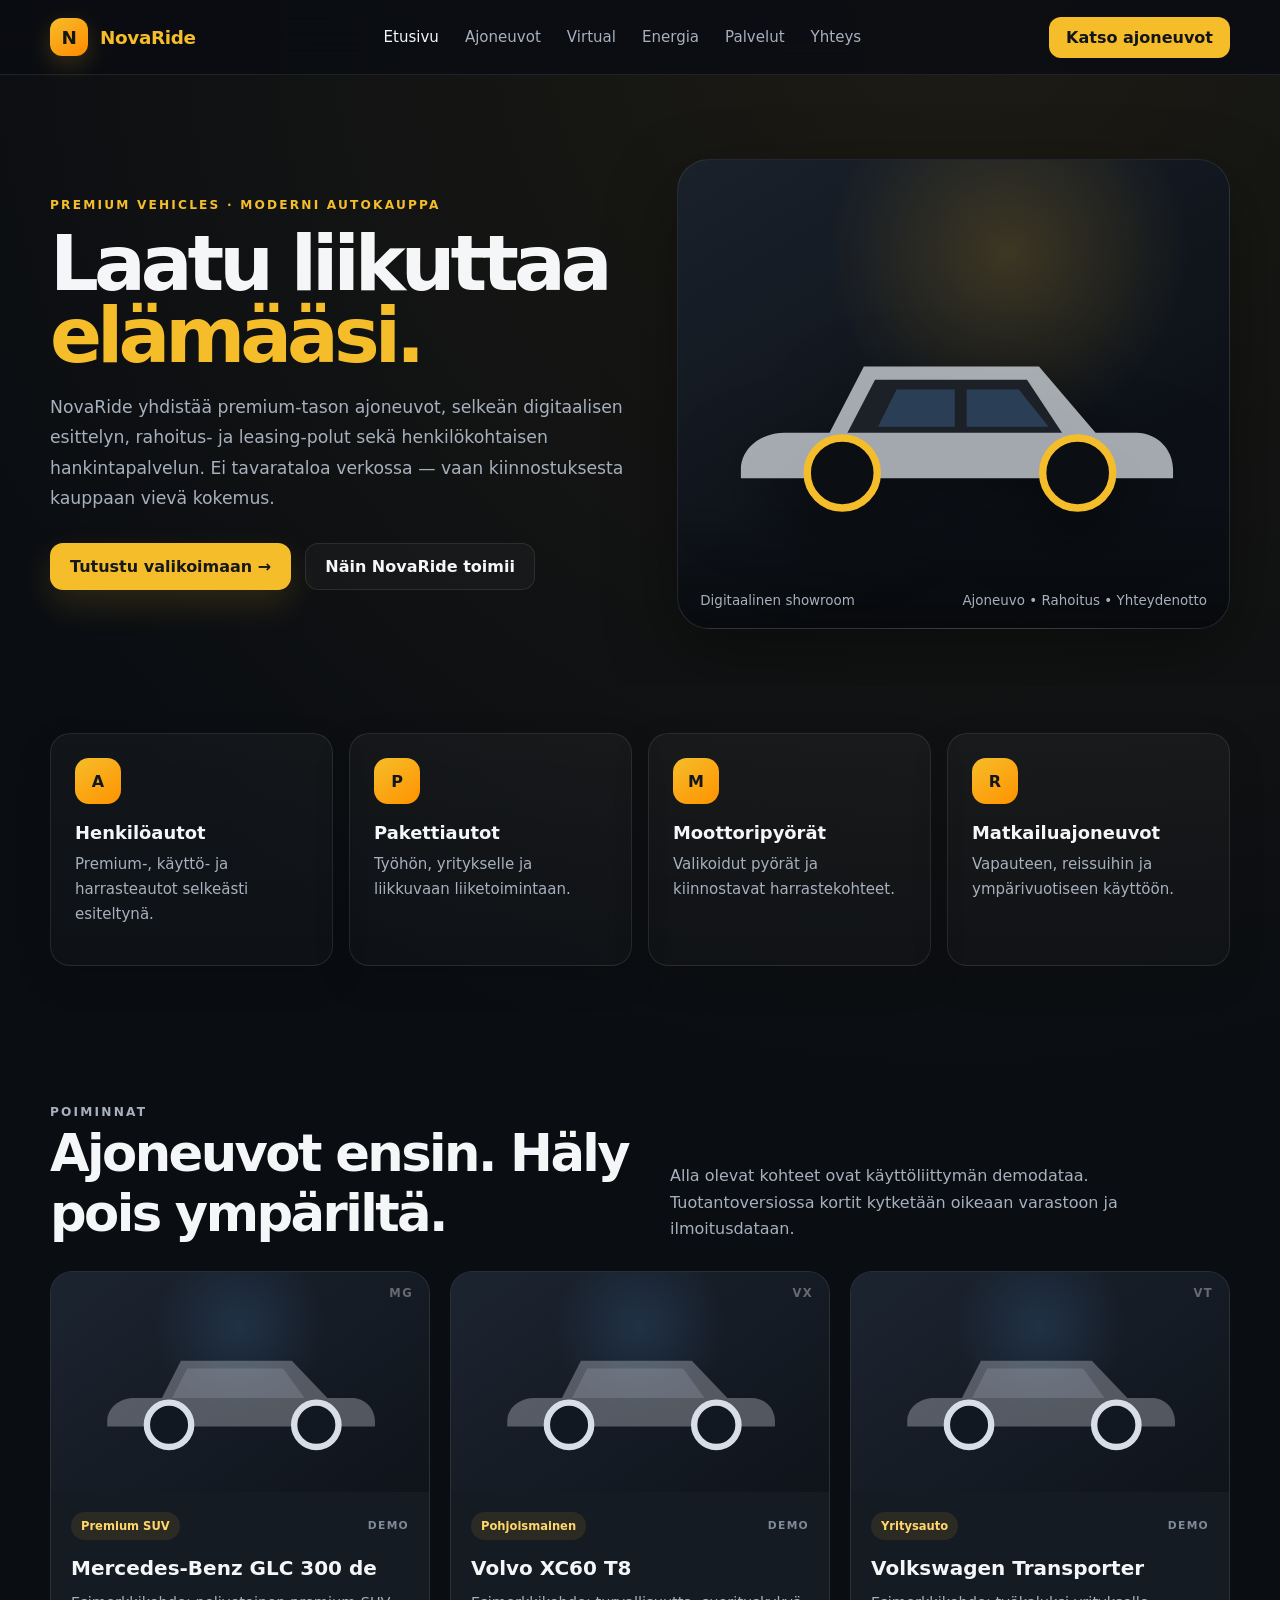
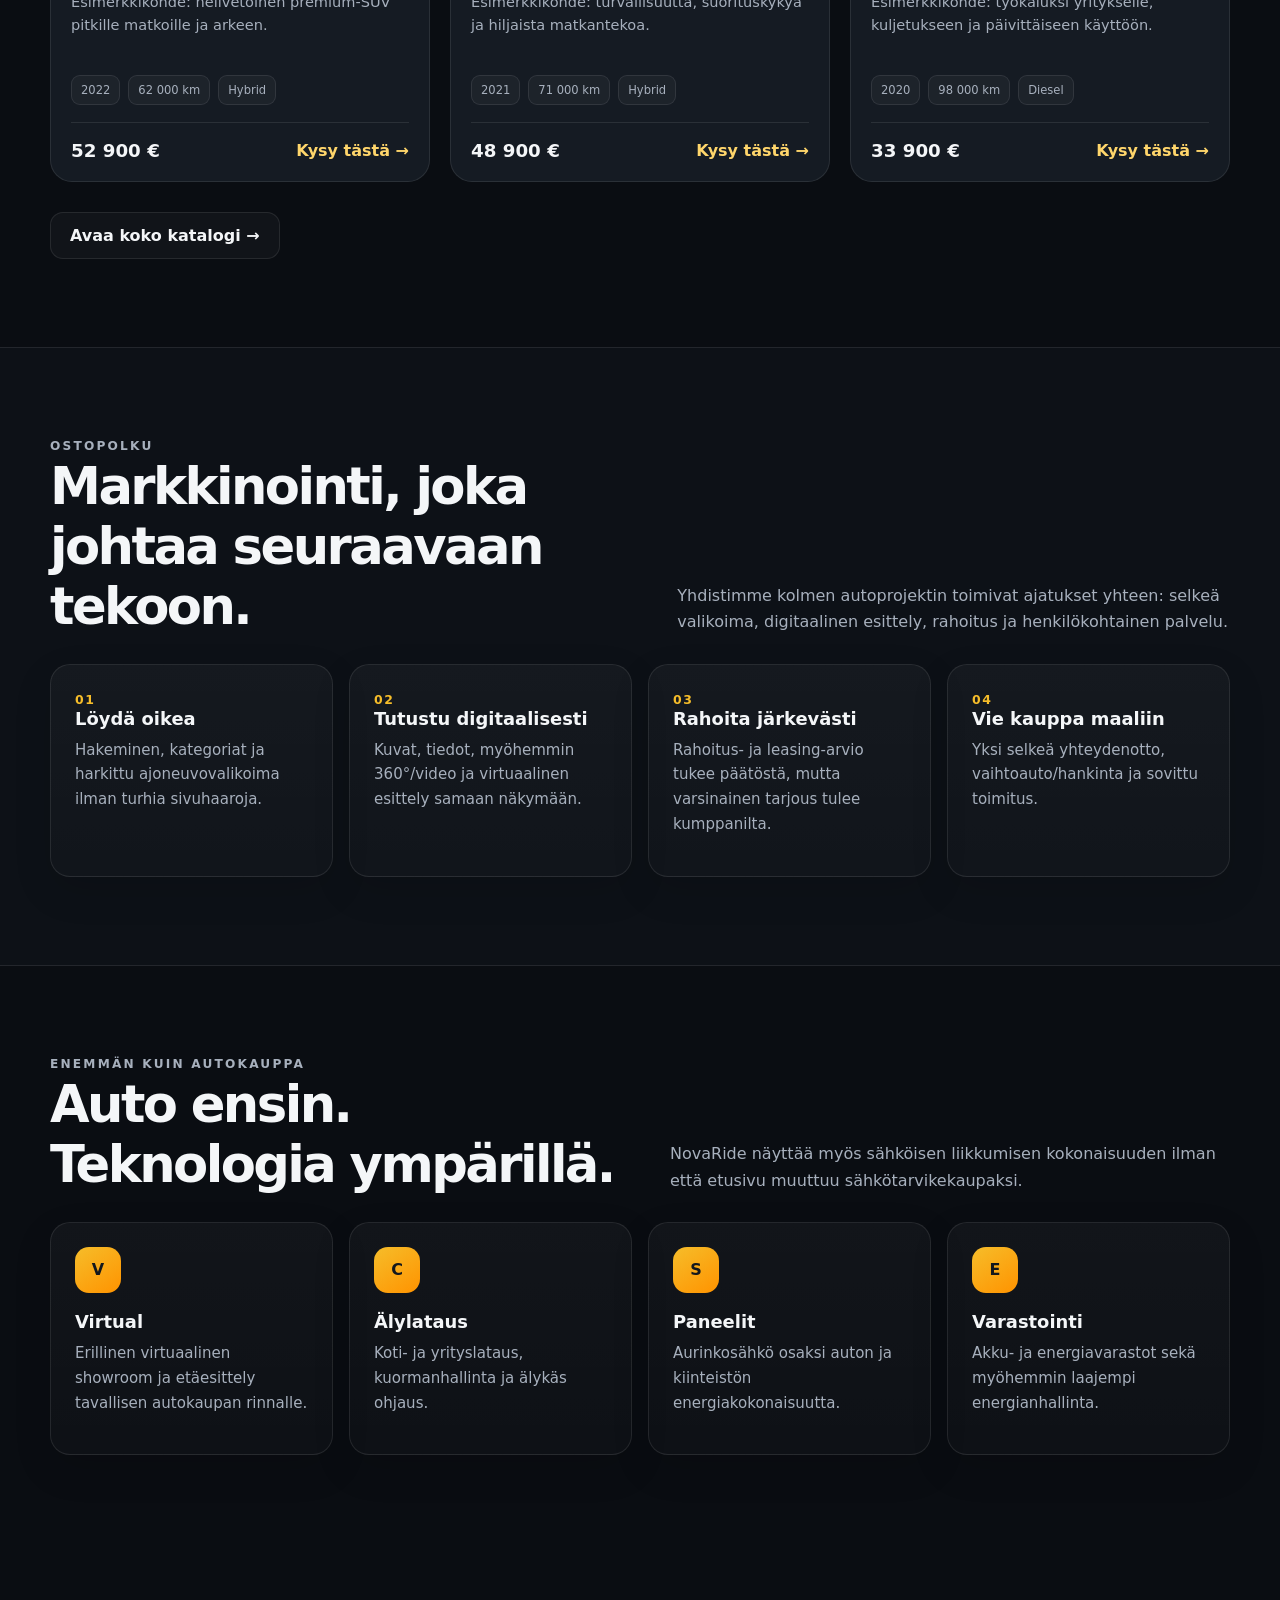
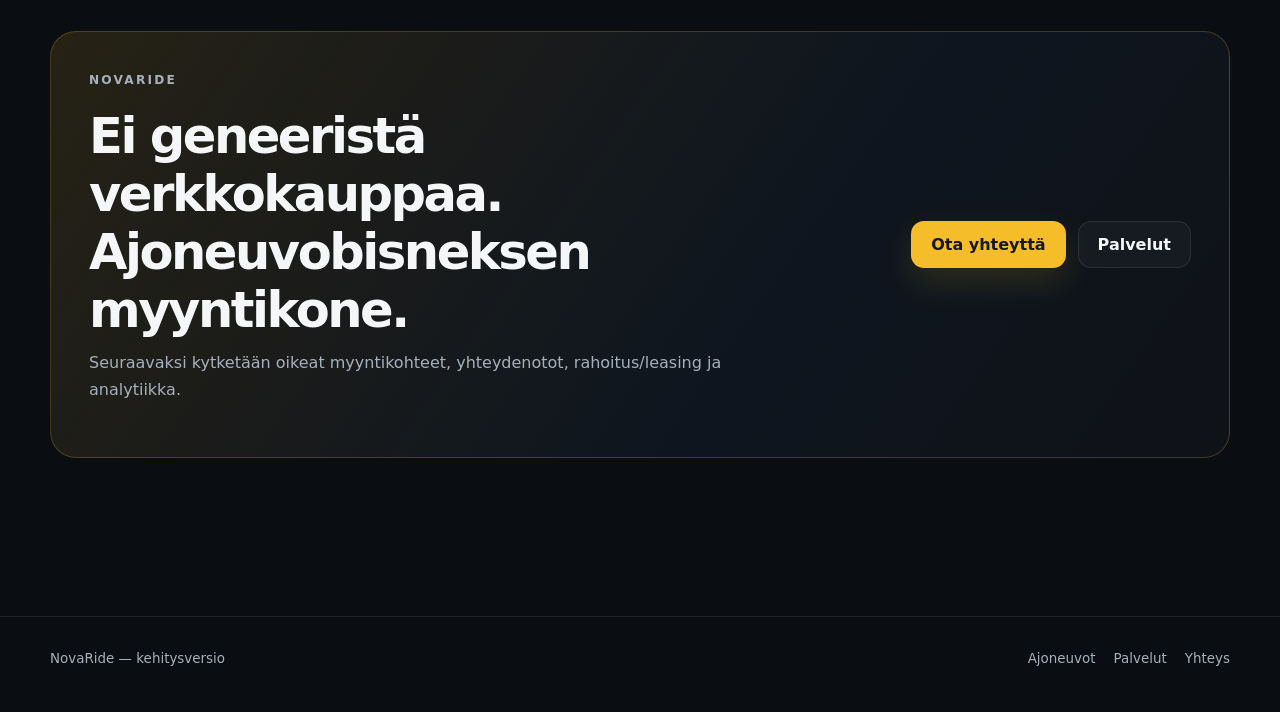
<file: index.html>
<!doctype html>
<html lang="fi">
<head>
  <meta charset="utf-8">
  <meta name="viewport" content="width=device-width,initial-scale=1">
  <meta name="description" content="NovaRide – moderni ajoneuvojen markkinointi- ja myyntikonsepti premium-autoille, yritysajoneuvoille, moottoripyörille ja matkailuajoneuvoille.">
  <title>NovaRide — Premium Vehicles</title>
  <link rel="stylesheet" href="styles.css">
</head>
<body>
  <header class="site-header">
    <div class="container header-inner">
      <a class="brand" href="index.html"><span class="brand-mark">N</span><span>Nova<span>Ride</span></span></a>
      <nav class="main-nav" aria-label="Päänavigaatio">
        <a aria-current="page" href="index.html">Etusivu</a><a href="catalog.html">Ajoneuvot</a><a href="virtual.html">Virtual</a><a href="energy.html">Energia</a><a href="services.html">Palvelut</a><a href="contact.html">Yhteys</a>
      </nav>
      <a class="nav-cta" href="catalog.html">Katso ajoneuvot</a>
      <button class="menu-button" data-menu-button aria-expanded="false" aria-label="Avaa valikko">☰</button>
    </div>
    <nav class="container mobile-nav" data-mobile-nav aria-label="Mobiilinavigaatio">
      <a href="index.html">Etusivu</a><a href="catalog.html">Ajoneuvot</a><a href="virtual.html">Virtual</a><a href="energy.html">Energia</a><a href="services.html">Palvelut</a><a href="contact.html">Yhteys</a>
    </nav>
  </header>

  <main>
    <section class="hero">
      <div class="container hero-grid">
        <div>
          <p class="eyebrow">Premium vehicles · moderni autokauppa</p>
          <h1>Laatu liikuttaa <span>elämääsi.</span></h1>
          <p class="lead">NovaRide yhdistää premium-tason ajoneuvot, selkeän digitaalisen esittelyn, rahoitus- ja leasing-polut sekä henkilökohtaisen hankintapalvelun. Ei tavarataloa verkossa — vaan kiinnostuksesta kauppaan vievä kokemus.</p>
          <div class="actions"><a class="button button-primary" href="catalog.html">Tutustu valikoimaan →</a><a class="button button-secondary" href="services.html">Näin NovaRide toimii</a></div>
        </div>
        <div class="hero-visual" aria-label="NovaRide premium-ajoneuvon konseptikuva">
          <svg class="hero-car" viewBox="0 0 680 300" aria-hidden="true">
            <path d="M112 190h61l46-89h235l76 89h55c27 0 49 22 49 49v12H54v-12c0-27 26-49 58-49Z" fill="currentColor" opacity=".72"/>
            <path d="M234 119h204l47 71H197l37-71Z" fill="#11161d" opacity=".92"/>
            <path d="M263 132h78v50h-103l25-50Zm94 0h70l40 50H357v-50Z" fill="#5aa8ff" opacity=".22"/>
            <circle cx="190" cy="244" r="47" fill="#0b0e13" stroke="#f6bd2a" stroke-width="10"/><circle cx="506" cy="244" r="47" fill="#0b0e13" stroke="#f6bd2a" stroke-width="10"/>
          </svg>
          <div class="hero-note"><span>Digitaalinen showroom</span><span>Ajoneuvo • Rahoitus • Yhteydenotto</span></div>
        </div>
      </div>
    </section>

    <section class="section-tight">
      <div class="container category-grid">
        <a class="category-card" href="catalog.html"><div class="category-icon">A</div><h3>Henkilöautot</h3><p>Premium-, käyttö- ja harrasteautot selkeästi esiteltynä.</p></a>
        <a class="category-card" href="catalog.html"><div class="category-icon">P</div><h3>Pakettiautot</h3><p>Työhön, yritykselle ja liikkuvaan liiketoimintaan.</p></a>
        <a class="category-card" href="catalog.html"><div class="category-icon">M</div><h3>Moottoripyörät</h3><p>Valikoidut pyörät ja kiinnostavat harrastekohteet.</p></a>
        <a class="category-card" href="catalog.html"><div class="category-icon">R</div><h3>Matkailuajoneuvot</h3><p>Vapauteen, reissuihin ja ympärivuotiseen käyttöön.</p></a>
      </div>
    </section>

    <section class="section">
      <div class="container">
        <div class="section-head"><div><p class="eyebrow">Poiminnat</p><h2>Ajoneuvot ensin. Häly pois ympäriltä.</h2></div><p>Alla olevat kohteet ovat käyttöliittymän demodataa. Tuotantoversiossa kortit kytketään oikeaan varastoon ja ilmoitusdataan.</p></div>
        <div class="vehicle-grid" id="featuredVehicles"></div>
        <div class="actions"><a class="button button-secondary" href="catalog.html">Avaa koko katalogi →</a></div>
      </div>
    </section>

    <section class="section process">
      <div class="container">
        <div class="section-head"><div><p class="eyebrow">Ostopolku</p><h2>Markkinointi, joka johtaa seuraavaan tekoon.</h2></div><p>Yhdistimme kolmen autoprojektin toimivat ajatukset yhteen: selkeä valikoima, digitaalinen esittely, rahoitus ja henkilökohtainen palvelu.</p></div>
        <div class="steps-grid">
          <article class="step-card"><span class="step-number">01</span><h3>Löydä oikea</h3><p>Hakeminen, kategoriat ja harkittu ajoneuvovalikoima ilman turhia sivuhaaroja.</p></article>
          <article class="step-card"><span class="step-number">02</span><h3>Tutustu digitaalisesti</h3><p>Kuvat, tiedot, myöhemmin 360°/video ja virtuaalinen esittely samaan näkymään.</p></article>
          <article class="step-card"><span class="step-number">03</span><h3>Rahoita järkevästi</h3><p>Rahoitus- ja leasing-arvio tukee päätöstä, mutta varsinainen tarjous tulee kumppanilta.</p></article>
          <article class="step-card"><span class="step-number">04</span><h3>Vie kauppa maaliin</h3><p>Yksi selkeä yhteydenotto, vaihtoauto/hankinta ja sovittu toimitus.</p></article>
        </div>
      </div>
    </section>

    <section class="section">
      <div class="container">
        <div class="section-head"><div><p class="eyebrow">Enemmän kuin autokauppa</p><h2>Auto ensin. Teknologia ympärillä.</h2></div><p>NovaRide näyttää myös sähköisen liikkumisen kokonaisuuden ilman että etusivu muuttuu sähkötarvikekaupaksi.</p></div>
        <div class="category-grid">
          <a class="category-card" href="virtual.html"><div class="category-icon">V</div><h3>Virtual</h3><p>Erillinen virtuaalinen showroom ja etäesittely tavallisen autokaupan rinnalle.</p></a>
          <a class="category-card" href="energy.html"><div class="category-icon">C</div><h3>Älylataus</h3><p>Koti- ja yrityslataus, kuormanhallinta ja älykäs ohjaus.</p></a>
          <a class="category-card" href="energy.html#solar"><div class="category-icon">S</div><h3>Paneelit</h3><p>Aurinkosähkö osaksi auton ja kiinteistön energiakokonaisuutta.</p></a>
          <a class="category-card" href="energy.html#storage"><div class="category-icon">E</div><h3>Varastointi</h3><p>Akku- ja energiavarastot sekä myöhemmin laajempi energianhallinta.</p></a>
        </div>
      </div>
    </section>

    <section class="section">
      <div class="container cta-panel">
        <div><p class="eyebrow">NovaRide</p><h2>Ei geneeristä verkkokauppaa. Ajoneuvobisneksen myyntikone.</h2><p>Seuraavaksi kytketään oikeat myyntikohteet, yhteydenotot, rahoitus/leasing ja analytiikka.</p></div>
        <div class="cta-actions"><a class="button button-primary" href="contact.html">Ota yhteyttä</a><a class="button button-secondary" href="services.html">Palvelut</a></div>
      </div>
    </section>
  </main>

  <footer class="site-footer"><div class="container footer-inner"><span>NovaRide — kehitysversio</span><div class="footer-links"><a href="catalog.html">Ajoneuvot</a><a href="services.html">Palvelut</a><a href="contact.html">Yhteys</a></div></div></footer>
  <script src="app.js"></script>
</body>
</html>
</file>
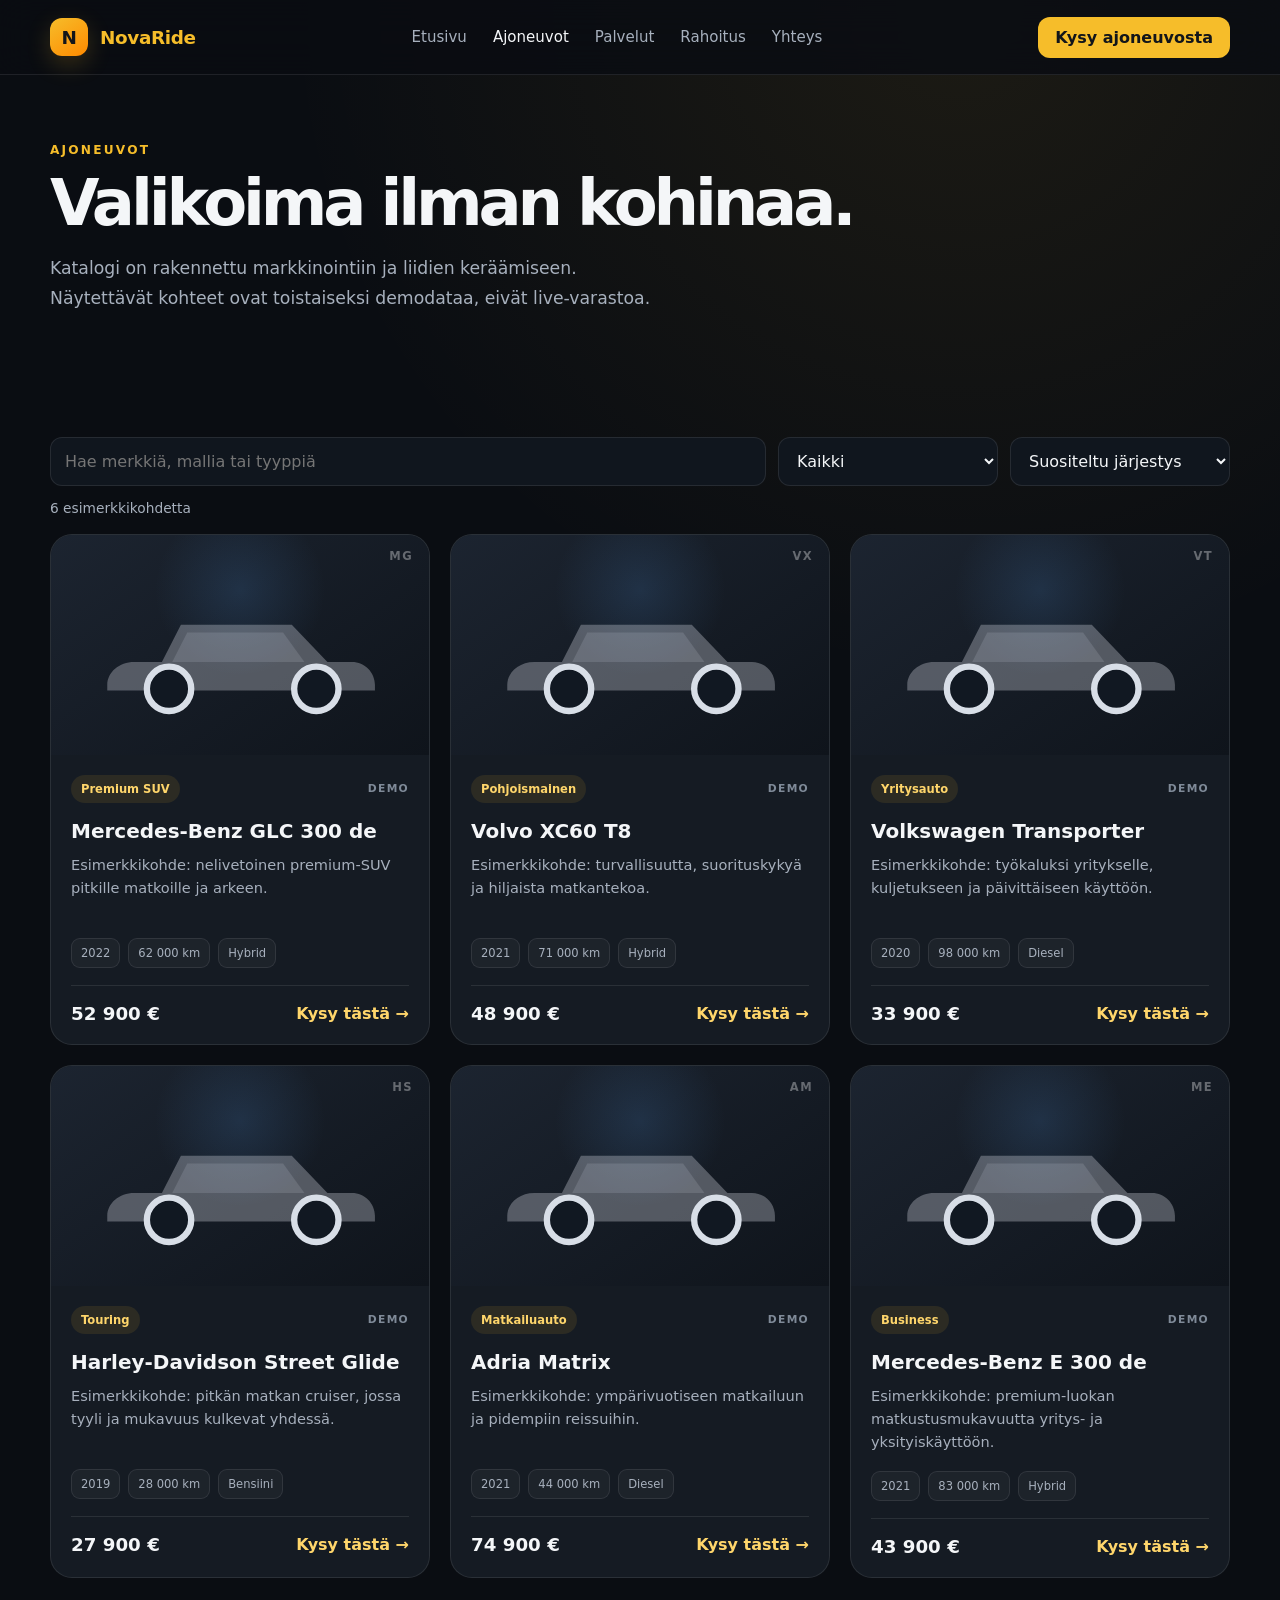
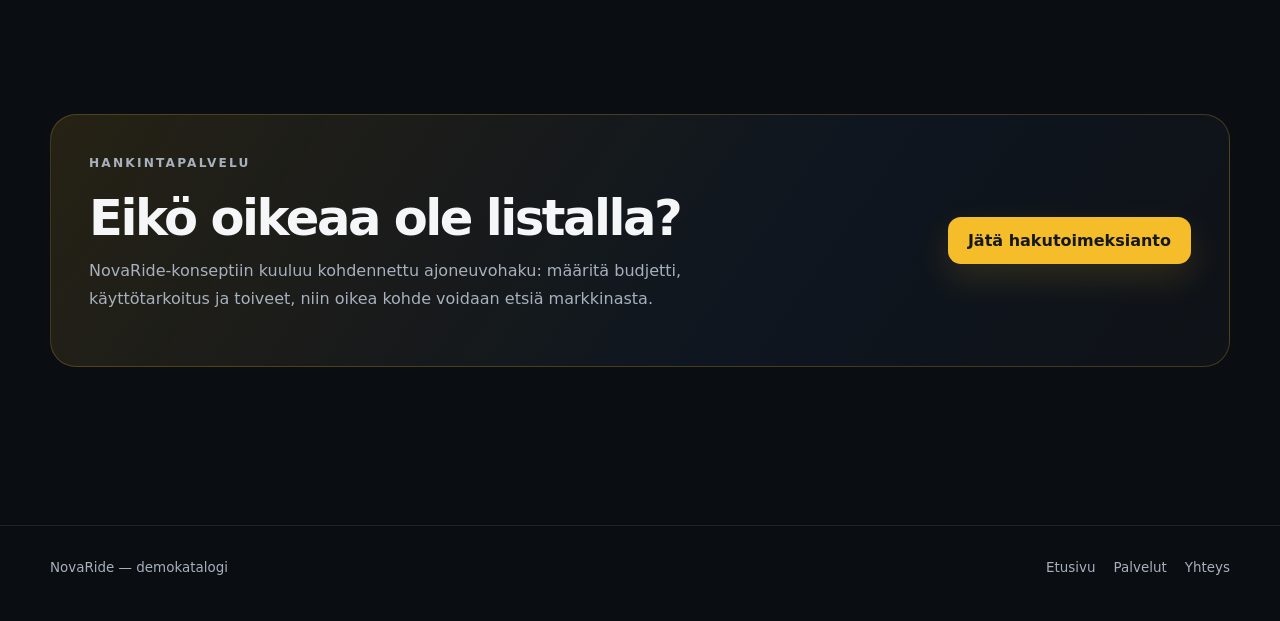
<file: catalog.html>
<!doctype html>
<html lang="fi">
<head>
  <meta charset="utf-8"><meta name="viewport" content="width=device-width,initial-scale=1">
  <meta name="description" content="NovaRide-ajoneuvokatalogin kehitysversio."><title>Ajoneuvot — NovaRide</title><link rel="stylesheet" href="styles.css">
</head>
<body>
<header class="site-header"><div class="container header-inner"><a class="brand" href="index.html"><span class="brand-mark">N</span><span>Nova<span>Ride</span></span></a><nav class="main-nav"><a href="index.html">Etusivu</a><a aria-current="page" href="catalog.html">Ajoneuvot</a><a href="services.html">Palvelut</a><a href="services.html#rahoitus">Rahoitus</a><a href="contact.html">Yhteys</a></nav><a class="nav-cta" href="contact.html">Kysy ajoneuvosta</a><button class="menu-button" data-menu-button aria-expanded="false">☰</button></div><nav class="container mobile-nav" data-mobile-nav><a href="index.html">Etusivu</a><a href="catalog.html">Ajoneuvot</a><a href="services.html">Palvelut</a><a href="contact.html">Yhteys</a></nav></header>
<main>
<section class="page-hero"><div class="container"><p class="eyebrow">Ajoneuvot</p><h1>Valikoima ilman kohinaa.</h1><p class="lead">Katalogi on rakennettu markkinointiin ja liidien keräämiseen. Näytettävät kohteet ovat toistaiseksi demodataa, eivät live-varastoa.</p></div></section>
<section class="section-tight"><div class="container"><div class="toolbar"><input id="vehicleSearch" type="search" placeholder="Hae merkkiä, mallia tai tyyppiä"><select id="categoryFilter"><option>Kaikki</option><option>Henkilöautot</option><option>Pakettiautot</option><option>Moottoripyörät</option><option>Matkailuajoneuvot</option></select><select id="sortVehicles"><option value="featured">Suositeltu järjestys</option><option value="price-asc">Hinta: pienin ensin</option><option value="price-desc">Hinta: suurin ensin</option><option value="year-desc">Uusin vuosimalli</option></select></div><div id="vehicleCount" class="result-count"></div><div class="vehicle-grid" id="vehicleGrid"></div></div></section>
<section class="section"><div class="container cta-panel"><div><p class="eyebrow">Hankintapalvelu</p><h2>Eikö oikeaa ole listalla?</h2><p>NovaRide-konseptiin kuuluu kohdennettu ajoneuvohaku: määritä budjetti, käyttötarkoitus ja toiveet, niin oikea kohde voidaan etsiä markkinasta.</p></div><div class="cta-actions"><a class="button button-primary" href="contact.html">Jätä hakutoimeksianto</a></div></div></section>
</main>
<footer class="site-footer"><div class="container footer-inner"><span>NovaRide — demokatalogi</span><div class="footer-links"><a href="index.html">Etusivu</a><a href="services.html">Palvelut</a><a href="contact.html">Yhteys</a></div></div></footer><script src="app.js"></script>
</body></html>
</file>
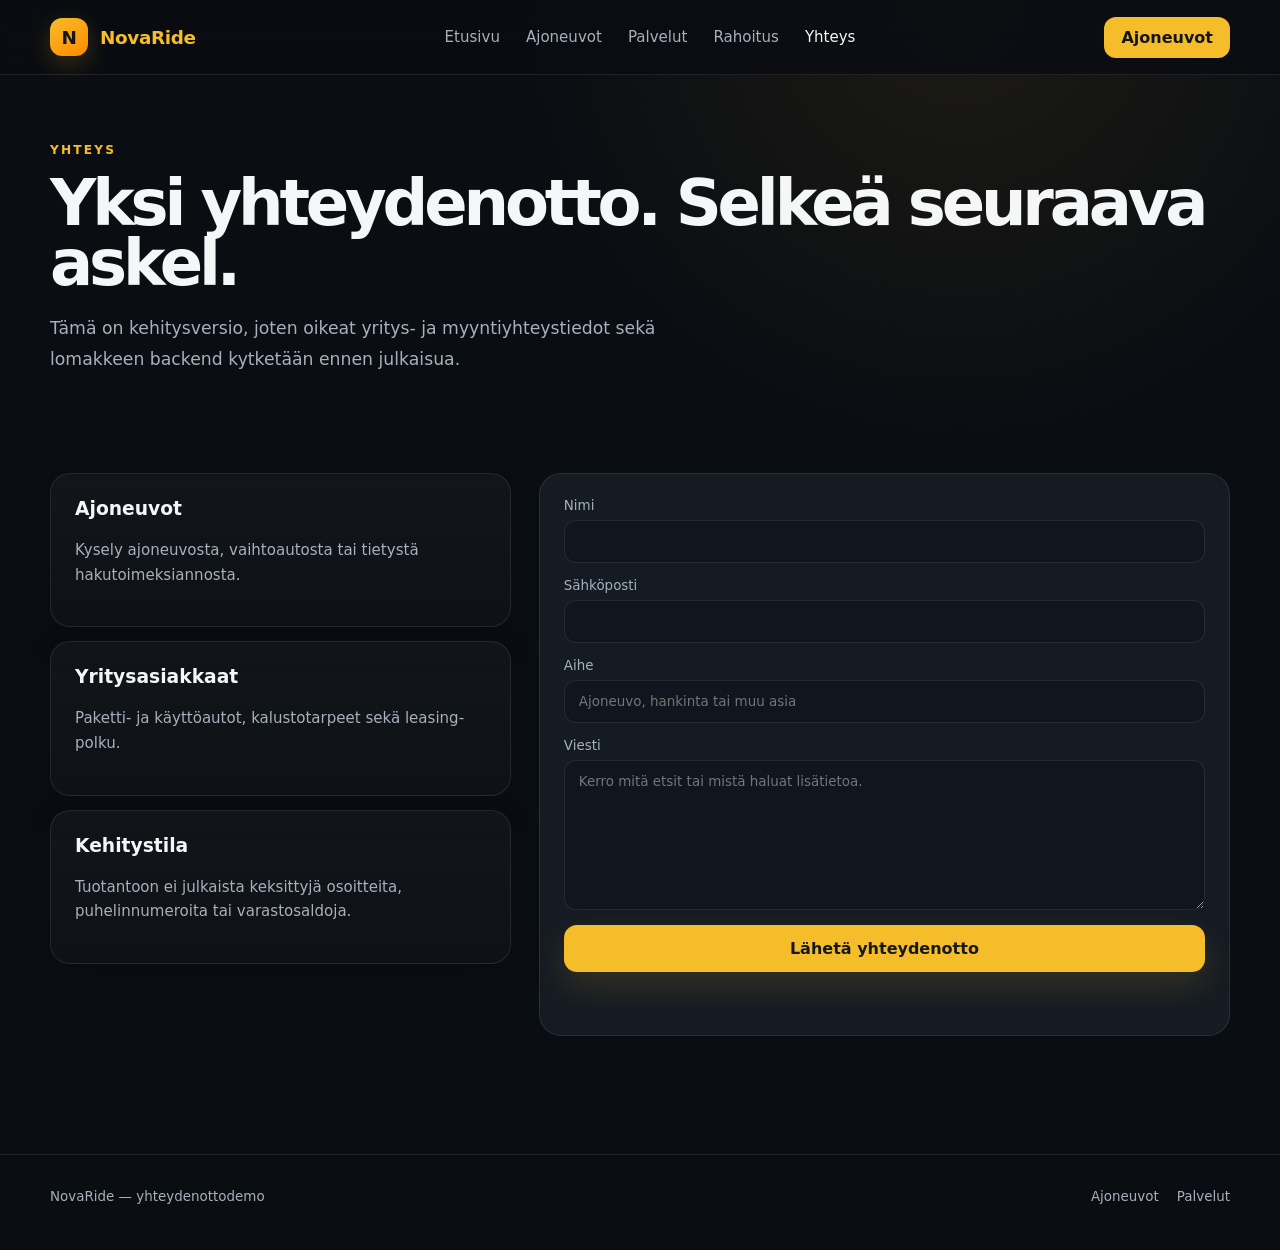
<file: contact.html>
<!doctype html>
<html lang="fi">
<head><meta charset="utf-8"><meta name="viewport" content="width=device-width,initial-scale=1"><meta name="description" content="Ota yhteyttä NovaRide-konseptiin."><title>Yhteys — NovaRide</title><link rel="stylesheet" href="styles.css"></head>
<body>
<header class="site-header"><div class="container header-inner"><a class="brand" href="index.html"><span class="brand-mark">N</span><span>Nova<span>Ride</span></span></a><nav class="main-nav"><a href="index.html">Etusivu</a><a href="catalog.html">Ajoneuvot</a><a href="services.html">Palvelut</a><a href="services.html#rahoitus">Rahoitus</a><a aria-current="page" href="contact.html">Yhteys</a></nav><a class="nav-cta" href="catalog.html">Ajoneuvot</a><button class="menu-button" data-menu-button aria-expanded="false">☰</button></div><nav class="container mobile-nav" data-mobile-nav><a href="index.html">Etusivu</a><a href="catalog.html">Ajoneuvot</a><a href="services.html">Palvelut</a><a href="contact.html">Yhteys</a></nav></header>
<main>
<section class="page-hero"><div class="container"><p class="eyebrow">Yhteys</p><h1>Yksi yhteydenotto. Selkeä seuraava askel.</h1><p class="lead">Tämä on kehitysversio, joten oikeat yritys- ja myyntiyhteystiedot sekä lomakkeen backend kytketään ennen julkaisua.</p></div></section>
<section class="section-tight"><div class="container contact-grid"><div class="contact-info"><article class="info-card"><h3>Ajoneuvot</h3><p>Kysely ajoneuvosta, vaihtoautosta tai tietystä hakutoimeksiannosta.</p></article><article class="info-card"><h3>Yritysasiakkaat</h3><p>Paketti- ja käyttöautot, kalustotarpeet sekä leasing-polku.</p></article><article class="info-card"><h3>Kehitystila</h3><p>Tuotantoon ei julkaista keksittyjä osoitteita, puhelinnumeroita tai varastosaldoja.</p></article></div><form class="contact-form" id="contactForm"><label>Nimi<input name="name" autocomplete="name" required></label><label>Sähköposti<input type="email" name="email" autocomplete="email" required></label><label>Aihe<input name="subject" required placeholder="Ajoneuvo, hankinta tai muu asia"></label><label>Viesti<textarea name="message" required placeholder="Kerro mitä etsit tai mistä haluat lisätietoa."></textarea></label><button class="button button-primary" type="submit">Lähetä yhteydenotto</button><div class="form-message" id="contactMessage" aria-live="polite"></div></form></div></section>
</main>
<footer class="site-footer"><div class="container footer-inner"><span>NovaRide — yhteydenottodemo</span><div class="footer-links"><a href="catalog.html">Ajoneuvot</a><a href="services.html">Palvelut</a></div></div></footer><script src="app.js"></script>
</body></html>
</file>
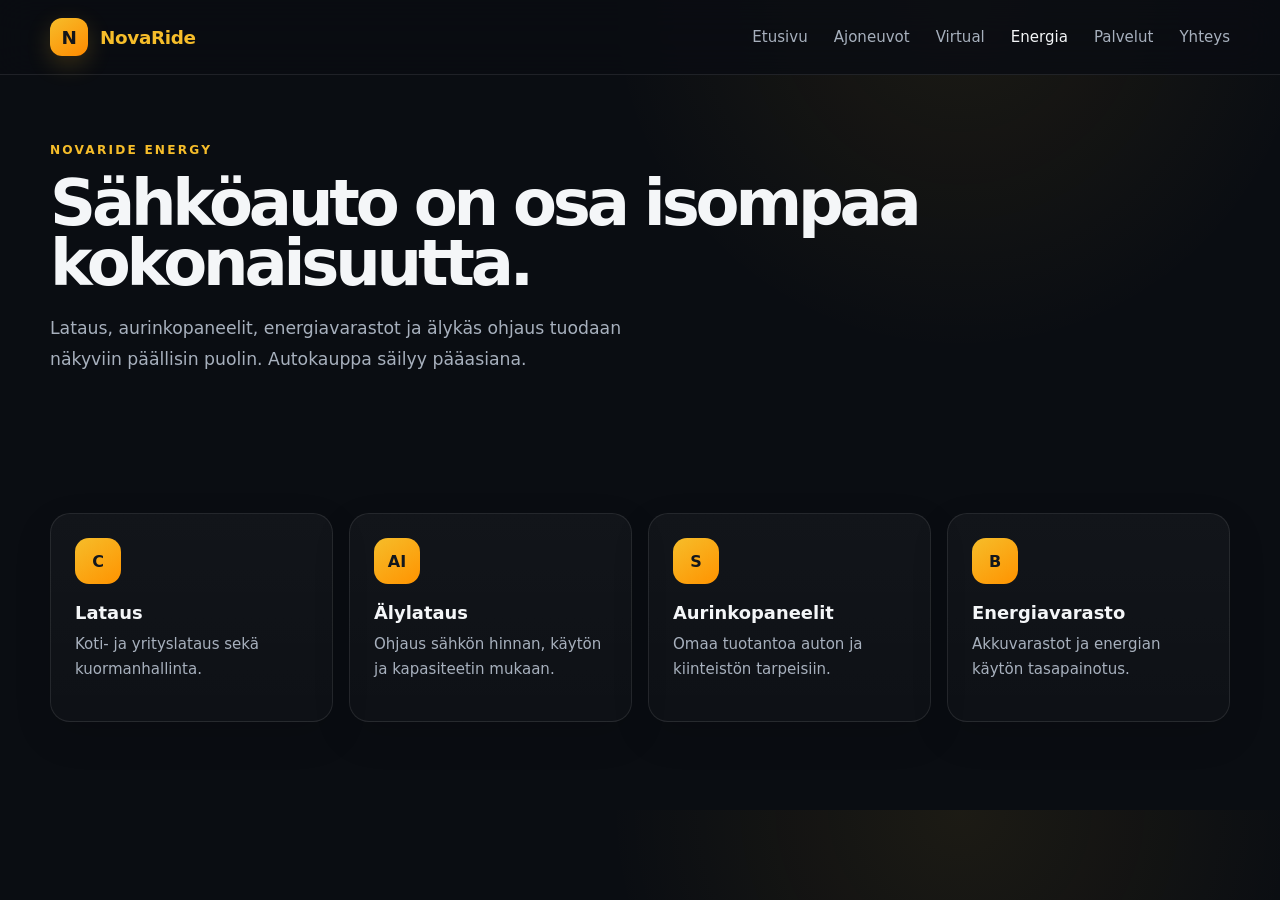
<file: energy.html>
<!doctype html><html lang="fi"><head><meta charset="utf-8"><meta name="viewport" content="width=device-width,initial-scale=1"><title>Energia — NovaRide</title><link rel="stylesheet" href="styles.css"></head><body><header class="site-header"><div class="container header-inner"><a class="brand" href="index.html"><span class="brand-mark">N</span><span>Nova<span>Ride</span></span></a><nav class="main-nav"><a href="index.html">Etusivu</a><a href="catalog.html">Ajoneuvot</a><a href="virtual.html">Virtual</a><a aria-current="page" href="energy.html">Energia</a><a href="services.html">Palvelut</a><a href="contact.html">Yhteys</a></nav></div></header><main><section class="page-hero"><div class="container"><p class="eyebrow">NovaRide Energy</p><h1>Sähköauto on osa isompaa kokonaisuutta.</h1><p class="lead">Lataus, aurinkopaneelit, energiavarastot ja älykäs ohjaus tuodaan näkyviin päällisin puolin. Autokauppa säilyy pääasiana.</p></div></section><section class="section"><div class="container category-grid"><article class="category-card"><div class="category-icon">C</div><h3>Lataus</h3><p>Koti- ja yrityslataus sekä kuormanhallinta.</p></article><article class="category-card"><div class="category-icon">AI</div><h3>Älylataus</h3><p>Ohjaus sähkön hinnan, käytön ja kapasiteetin mukaan.</p></article><article class="category-card" id="solar"><div class="category-icon">S</div><h3>Aurinkopaneelit</h3><p>Omaa tuotantoa auton ja kiinteistön tarpeisiin.</p></article><article class="category-card" id="storage"><div class="category-icon">B</div><h3>Energiavarasto</h3><p>Akkuvarastot ja energian käytön tasapainotus.</p></article></div></section></main></body></html>
</file>
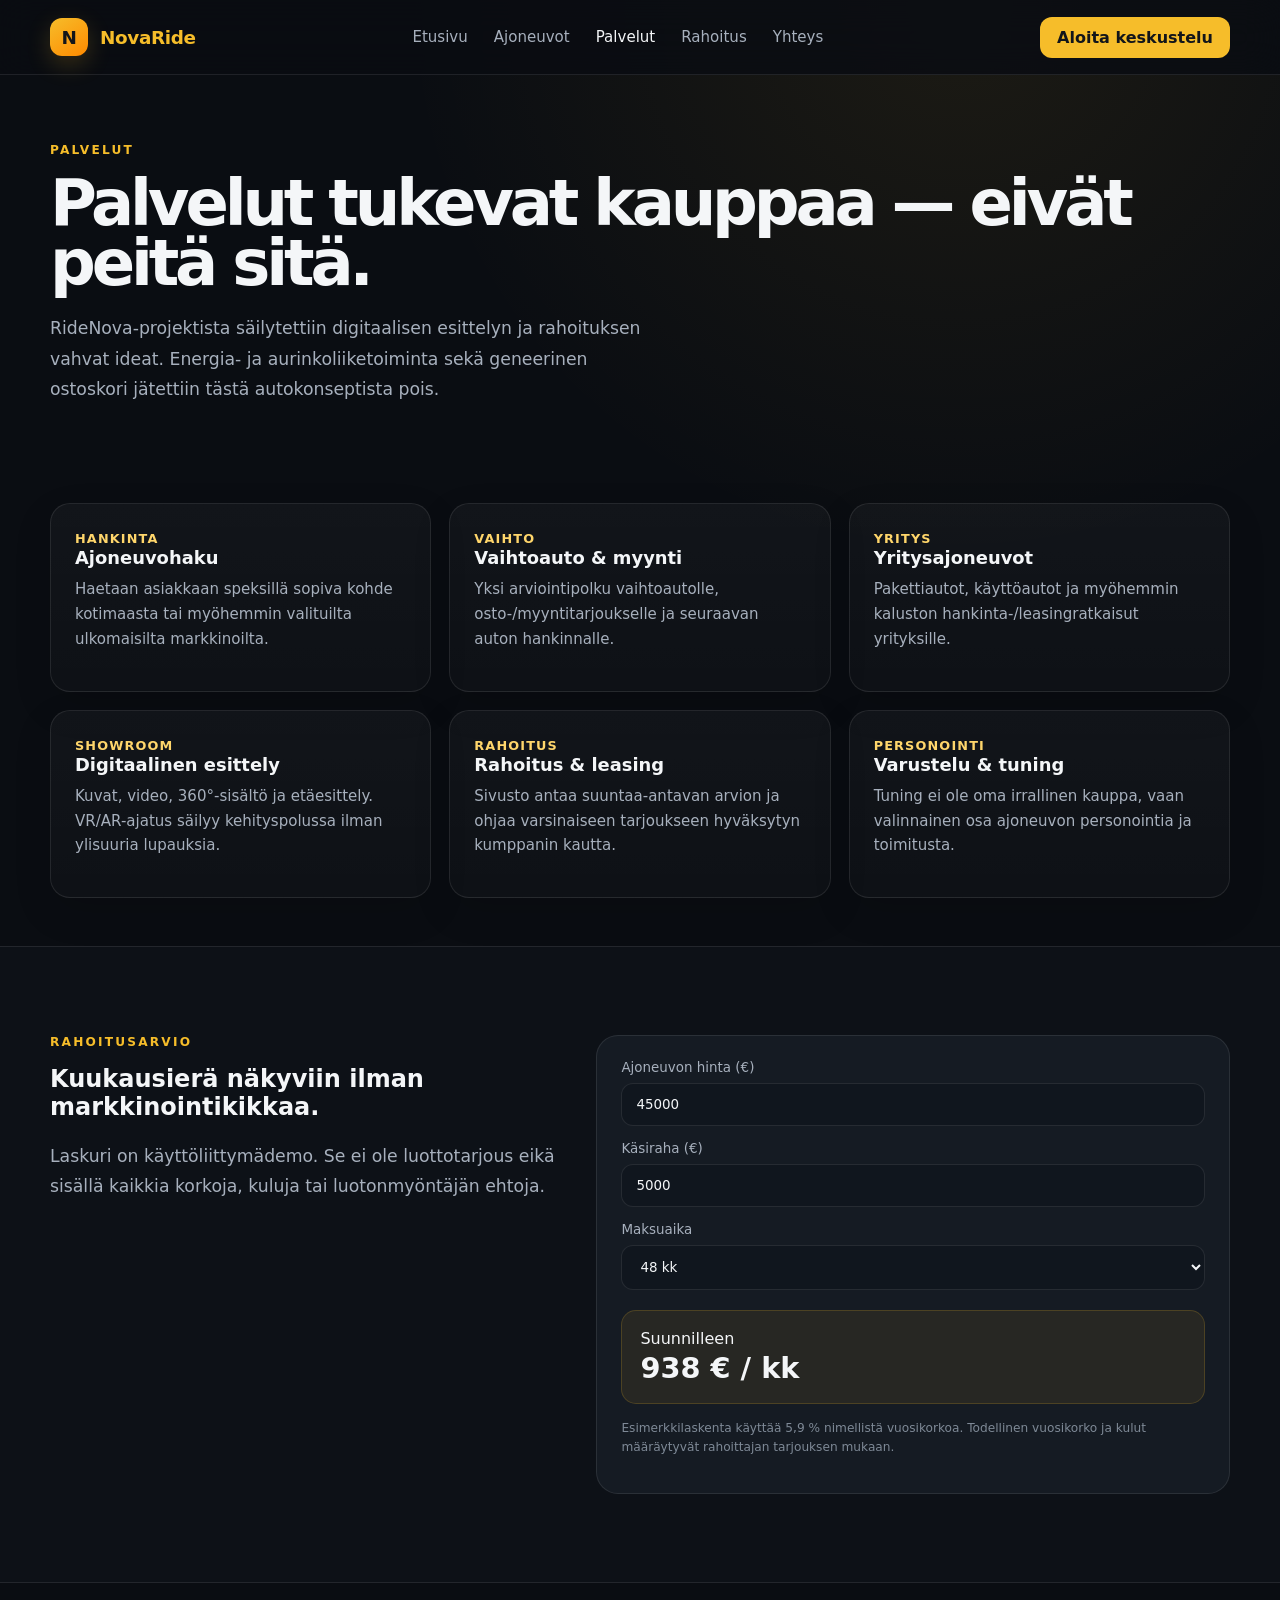
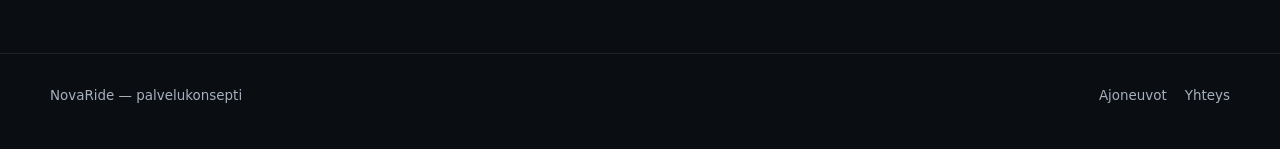
<file: services.html>
<!doctype html>
<html lang="fi">
<head><meta charset="utf-8"><meta name="viewport" content="width=device-width,initial-scale=1"><meta name="description" content="NovaRide-palvelut: ajoneuvohankinta, rahoitus, leasing, vaihtoauto, yritysajoneuvot ja digitaalinen showroom."><title>Palvelut — NovaRide</title><link rel="stylesheet" href="styles.css"></head>
<body>
<header class="site-header"><div class="container header-inner"><a class="brand" href="index.html"><span class="brand-mark">N</span><span>Nova<span>Ride</span></span></a><nav class="main-nav"><a href="index.html">Etusivu</a><a href="catalog.html">Ajoneuvot</a><a aria-current="page" href="services.html">Palvelut</a><a href="#rahoitus">Rahoitus</a><a href="contact.html">Yhteys</a></nav><a class="nav-cta" href="contact.html">Aloita keskustelu</a><button class="menu-button" data-menu-button aria-expanded="false">☰</button></div><nav class="container mobile-nav" data-mobile-nav><a href="index.html">Etusivu</a><a href="catalog.html">Ajoneuvot</a><a href="services.html">Palvelut</a><a href="contact.html">Yhteys</a></nav></header>
<main>
<section class="page-hero"><div class="container"><p class="eyebrow">Palvelut</p><h1>Palvelut tukevat kauppaa — eivät peitä sitä.</h1><p class="lead">RideNova-projektista säilytettiin digitaalisen esittelyn ja rahoituksen vahvat ideat. Energia- ja aurinkoliiketoiminta sekä geneerinen ostoskori jätettiin tästä autokonseptista pois.</p></div></section>
<section class="section-tight"><div class="container services-grid">
<article class="service-card"><strong>Hankinta</strong><h3>Ajoneuvohaku</h3><p>Haetaan asiakkaan speksillä sopiva kohde kotimaasta tai myöhemmin valituilta ulkomaisilta markkinoilta.</p></article>
<article class="service-card"><strong>Vaihto</strong><h3>Vaihtoauto & myynti</h3><p>Yksi arviointipolku vaihtoautolle, osto-/myyntitarjoukselle ja seuraavan auton hankinnalle.</p></article>
<article class="service-card"><strong>Yritys</strong><h3>Yritysajoneuvot</h3><p>Pakettiautot, käyttöautot ja myöhemmin kaluston hankinta-/leasingratkaisut yrityksille.</p></article>
<article class="service-card"><strong>Showroom</strong><h3>Digitaalinen esittely</h3><p>Kuvat, video, 360°-sisältö ja etäesittely. VR/AR-ajatus säilyy kehityspolussa ilman ylisuuria lupauksia.</p></article>
<article class="service-card"><strong>Rahoitus</strong><h3>Rahoitus & leasing</h3><p>Sivusto antaa suuntaa-antavan arvion ja ohjaa varsinaiseen tarjoukseen hyväksytyn kumppanin kautta.</p></article>
<article class="service-card"><strong>Personointi</strong><h3>Varustelu & tuning</h3><p>Tuning ei ole oma irrallinen kauppa, vaan valinnainen osa ajoneuvon personointia ja toimitusta.</p></article>
</div></section>
<section class="section process" id="rahoitus"><div class="container finance-wrap"><div><p class="eyebrow">Rahoitusarvio</p><h2>Kuukausierä näkyviin ilman markkinointikikkaa.</h2><p class="lead">Laskuri on käyttöliittymädemo. Se ei ole luottotarjous eikä sisällä kaikkia korkoja, kuluja tai luotonmyöntäjän ehtoja.</p></div><form class="finance-form" id="financeCalculator"><label>Ajoneuvon hinta (€)<input name="price" type="number" min="5000" step="1000" value="45000"></label><label>Käsiraha (€)<input name="down" type="number" min="0" step="500" value="5000"></label><label>Maksuaika<select name="months"><option value="36">36 kk</option><option value="48" selected>48 kk</option><option value="60">60 kk</option><option value="72">72 kk</option></select></label><div class="finance-result"><span>Suunnilleen</span><strong data-finance-result></strong></div><p class="disclaimer">Esimerkkilaskenta käyttää 5,9 % nimellistä vuosikorkoa. Todellinen vuosikorko ja kulut määräytyvät rahoittajan tarjouksen mukaan.</p></form></div></section>
</main>
<footer class="site-footer"><div class="container footer-inner"><span>NovaRide — palvelukonsepti</span><div class="footer-links"><a href="catalog.html">Ajoneuvot</a><a href="contact.html">Yhteys</a></div></div></footer><script src="app.js"></script>
</body></html>
</file>
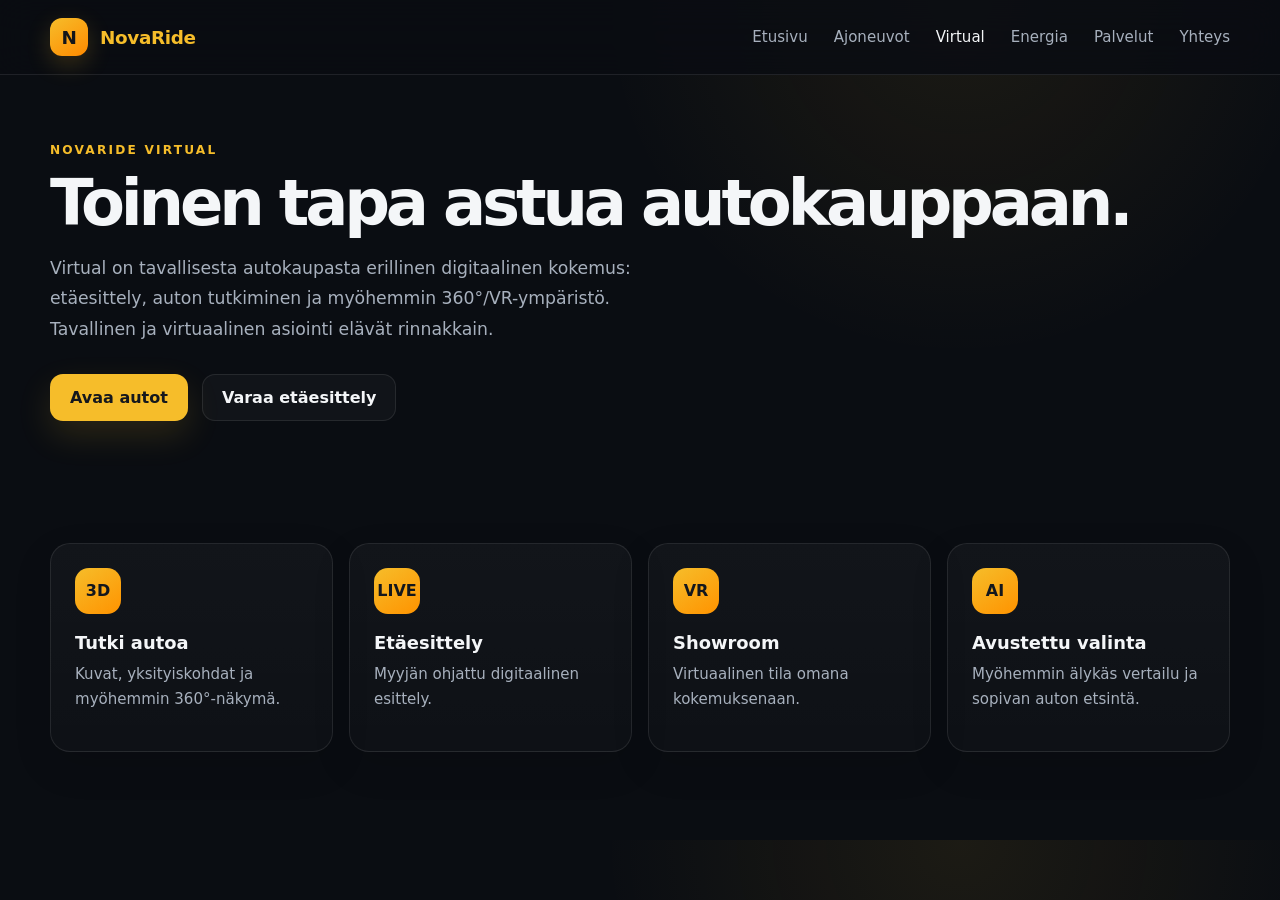
<file: virtual.html>
<!doctype html><html lang="fi"><head><meta charset="utf-8"><meta name="viewport" content="width=device-width,initial-scale=1"><title>Virtual — NovaRide</title><link rel="stylesheet" href="styles.css"></head><body><header class="site-header"><div class="container header-inner"><a class="brand" href="index.html"><span class="brand-mark">N</span><span>Nova<span>Ride</span></span></a><nav class="main-nav"><a href="index.html">Etusivu</a><a href="catalog.html">Ajoneuvot</a><a aria-current="page" href="virtual.html">Virtual</a><a href="energy.html">Energia</a><a href="services.html">Palvelut</a><a href="contact.html">Yhteys</a></nav></div></header><main><section class="page-hero"><div class="container"><p class="eyebrow">NovaRide Virtual</p><h1>Toinen tapa astua autokauppaan.</h1><p class="lead">Virtual on tavallisesta autokaupasta erillinen digitaalinen kokemus: etäesittely, auton tutkiminen ja myöhemmin 360°/VR-ympäristö. Tavallinen ja virtuaalinen asiointi elävät rinnakkain.</p><div class="actions"><a class="button button-primary" href="catalog.html">Avaa autot</a><a class="button button-secondary" href="contact.html">Varaa etäesittely</a></div></div></section><section class="section"><div class="container category-grid"><article class="category-card"><div class="category-icon">3D</div><h3>Tutki autoa</h3><p>Kuvat, yksityiskohdat ja myöhemmin 360°-näkymä.</p></article><article class="category-card"><div class="category-icon">LIVE</div><h3>Etäesittely</h3><p>Myyjän ohjattu digitaalinen esittely.</p></article><article class="category-card"><div class="category-icon">VR</div><h3>Showroom</h3><p>Virtuaalinen tila omana kokemuksenaan.</p></article><article class="category-card"><div class="category-icon">AI</div><h3>Avustettu valinta</h3><p>Myöhemmin älykäs vertailu ja sopivan auton etsintä.</p></article></div></section></main></body></html>
</file>
<file: styles.css>
:root {
  --bg: #0a0d12;
  --bg-soft: #11161d;
  --panel: #151b23;
  --panel-2: #1b222c;
  --text: #f4f6f8;
  --muted: #a7b0bd;
  --line: rgba(255,255,255,.09);
  --gold: #f6bd2a;
  --gold-soft: #ffd66b;
  --blue: #5aa8ff;
  --shadow: 0 24px 70px rgba(0,0,0,.36);
  --radius: 24px;
}

* { box-sizing: border-box; }
html { scroll-behavior: smooth; }
body {
  margin: 0;
  background: radial-gradient(circle at 75% 0%, rgba(246,189,42,.08), transparent 28%), var(--bg);
  color: var(--text);
  font-family: Inter, ui-sans-serif, system-ui, -apple-system, BlinkMacSystemFont, "Segoe UI", sans-serif;
}
a { color: inherit; text-decoration: none; }
button, input, select, textarea { font: inherit; }
button { cursor: pointer; }
img, svg { display: block; max-width: 100%; }

.container { width: min(1180px, calc(100% - 32px)); margin: 0 auto; }
.section { padding: 88px 0; }
.section-tight { padding: 48px 0; }

.site-header {
  position: sticky;
  top: 0;
  z-index: 50;
  background: rgba(10,13,18,.84);
  backdrop-filter: blur(18px);
  border-bottom: 1px solid var(--line);
}
.header-inner { min-height: 74px; display: flex; align-items: center; justify-content: space-between; gap: 24px; }
.brand { display: inline-flex; align-items: center; gap: 12px; font-weight: 900; font-size: 1.15rem; letter-spacing: -.02em; }
.brand-mark {
  display: grid; place-items: center; width: 38px; height: 38px; border-radius: 12px;
  background: linear-gradient(145deg, var(--gold), #ff8a00); color: #12151a; font-size: 1.15rem;
  box-shadow: 0 8px 24px rgba(246,189,42,.2);
}
.brand span:last-child { color: var(--gold); }
.main-nav { display: flex; align-items: center; gap: 26px; color: var(--muted); font-size: .94rem; }
.main-nav a:hover, .main-nav a[aria-current="page"] { color: var(--text); }
.nav-cta { padding: 11px 17px; border-radius: 12px; background: var(--gold); color: #12151a; font-weight: 800; }
.menu-button { display: none; border: 1px solid var(--line); background: var(--panel); color: var(--text); border-radius: 12px; padding: 10px 12px; }
.mobile-nav { display: none; padding: 0 0 16px; gap: 10px; }
.mobile-nav.open { display: grid; }
.mobile-nav a { padding: 10px 0; color: var(--muted); border-bottom: 1px solid var(--line); }

.hero { padding: 84px 0 56px; overflow: hidden; }
.hero-grid { display: grid; grid-template-columns: 1.02fr .98fr; align-items: center; gap: 52px; }
.eyebrow { margin: 0 0 16px; color: var(--gold); text-transform: uppercase; letter-spacing: .18em; font-size: .76rem; font-weight: 900; }
h1, h2, h3, p { margin-top: 0; }
h1 { margin-bottom: 20px; font-size: clamp(3.2rem, 6vw, 5.8rem); line-height: .94; letter-spacing: -.065em; }
.hero h1 span { color: var(--gold); }
.lead { max-width: 620px; color: var(--muted); line-height: 1.75; font-size: 1.08rem; }
.actions { display: flex; flex-wrap: wrap; gap: 14px; margin-top: 30px; }
.button { display: inline-flex; align-items: center; justify-content: center; gap: 9px; border-radius: 13px; padding: 13px 19px; font-weight: 800; border: 1px solid transparent; transition: .2s ease; }
.button:hover { transform: translateY(-2px); }
.button-primary { background: var(--gold); color: #15181d; box-shadow: 0 14px 34px rgba(246,189,42,.14); }
.button-secondary { background: rgba(255,255,255,.03); border-color: var(--line); color: var(--text); }
.text-link { color: var(--gold-soft); font-weight: 750; }

.hero-visual {
  position: relative; min-height: 470px; border-radius: 32px; border: 1px solid var(--line); overflow: hidden;
  background: radial-gradient(circle at 60% 20%, rgba(246,189,42,.18), transparent 36%), linear-gradient(150deg, #1a212b, #0d1117 70%);
  box-shadow: var(--shadow);
}
.hero-visual::before { content: ""; position: absolute; inset: 0; background: linear-gradient(transparent 72%, rgba(0,0,0,.45)); }
.hero-car { position: absolute; inset: 50% auto auto 50%; width: min(92%, 620px); transform: translate(-50%, -46%); color: #dfe5ec; filter: drop-shadow(0 24px 34px rgba(0,0,0,.55)); }
.hero-note { position: absolute; left: 22px; right: 22px; bottom: 20px; display: flex; justify-content: space-between; gap: 20px; color: var(--muted); font-size: .84rem; }

.category-grid { display: grid; grid-template-columns: repeat(4, minmax(0, 1fr)); gap: 16px; }
.category-card, .service-card, .step-card, .info-card {
  border: 1px solid var(--line); border-radius: 20px; background: linear-gradient(180deg, rgba(255,255,255,.035), rgba(255,255,255,.018));
  padding: 24px; box-shadow: 0 14px 38px rgba(0,0,0,.12);
}
.category-icon { width: 46px; height: 46px; border-radius: 14px; display: grid; place-items: center; color: #13171d; background: linear-gradient(145deg, var(--gold), #ff9300); font-weight: 900; margin-bottom: 18px; }
.category-card h3, .service-card h3, .step-card h3 { margin-bottom: 9px; font-size: 1.12rem; }
.category-card p, .service-card p, .step-card p, .info-card p { color: var(--muted); line-height: 1.65; font-size: .94rem; }

.section-head { display: flex; align-items: end; justify-content: space-between; gap: 24px; margin-bottom: 28px; }
.section-head h2 { margin-bottom: 0; font-size: clamp(2.2rem, 4vw, 3.4rem); letter-spacing: -.05em; }
.section-head p { max-width: 560px; margin-bottom: 0; color: var(--muted); line-height: 1.65; }

.vehicle-grid { display: grid; grid-template-columns: repeat(3, minmax(0,1fr)); gap: 20px; }
.vehicle-card { overflow: hidden; border-radius: 22px; border: 1px solid var(--line); background: var(--panel); transition: transform .2s ease, border-color .2s ease; }
.vehicle-card:hover { transform: translateY(-4px); border-color: rgba(246,189,42,.38); }
.vehicle-visual { height: 220px; position: relative; display: grid; place-items: center; color: #d8dee7; background: radial-gradient(circle at 50% 25%, rgba(90,168,255,.14), transparent 34%), linear-gradient(145deg, #1c2430, #0f141b); }
.vehicle-visual svg { width: 88%; }
.vehicle-initials { position: absolute; right: 16px; top: 14px; font-size: .72rem; font-weight: 900; letter-spacing: .12em; color: rgba(255,255,255,.35); }
.vehicle-card-body { padding: 20px; }
.vehicle-card-topline { display: flex; align-items: center; justify-content: space-between; gap: 12px; }
.pill { display: inline-flex; padding: 7px 10px; border-radius: 999px; background: rgba(246,189,42,.10); color: var(--gold-soft); font-size: .72rem; font-weight: 800; }
.demo-label { color: #7f8a98; font-size: .67rem; letter-spacing: .12em; font-weight: 900; }
.vehicle-card h3 { margin: 16px 0 10px; font-size: 1.25rem; }
.vehicle-card p { color: var(--muted); line-height: 1.6; min-height: 68px; font-size: .91rem; }
.spec-row { display: flex; flex-wrap: wrap; gap: 8px; margin: 17px 0; }
.spec-row span { padding: 7px 9px; border-radius: 9px; background: rgba(255,255,255,.035); color: var(--muted); font-size: .72rem; border: 1px solid var(--line); }
.vehicle-card-footer { display: flex; justify-content: space-between; align-items: center; gap: 16px; padding-top: 17px; border-top: 1px solid var(--line); }
.vehicle-card-footer strong { font-size: 1.14rem; }

.process { background: #0d1117; border-top: 1px solid var(--line); border-bottom: 1px solid var(--line); }
.steps-grid { display: grid; grid-template-columns: repeat(4, minmax(0, 1fr)); gap: 16px; }
.step-number { color: var(--gold); font-weight: 900; font-size: .78rem; letter-spacing: .12em; }

.cta-panel { display: grid; grid-template-columns: 1.2fr .8fr; gap: 24px; align-items: center; padding: 38px; border: 1px solid rgba(246,189,42,.22); border-radius: 26px; background: linear-gradient(125deg, rgba(246,189,42,.12), rgba(90,168,255,.06) 60%, rgba(255,255,255,.025)); }
.cta-panel h2 { margin-bottom: 10px; font-size: clamp(2rem,4vw,3.1rem); letter-spacing: -.05em; }
.cta-panel p { color: var(--muted); line-height: 1.7; }
.cta-actions { display: flex; justify-content: flex-end; flex-wrap: wrap; gap: 12px; }

.page-hero { padding: 68px 0 34px; }
.page-hero h1 { font-size: clamp(2.8rem, 5vw, 4.8rem); }
.toolbar { display: grid; grid-template-columns: 1fr 220px 220px; gap: 12px; margin: 24px 0 14px; }
.field, .toolbar input, .toolbar select, .contact-form input, .contact-form select, .contact-form textarea, .finance-form input, .finance-form select {
  width: 100%; border-radius: 12px; border: 1px solid var(--line); background: #10161e; color: var(--text); padding: 13px 14px; outline: none;
}
.toolbar input:focus, .toolbar select:focus, .contact-form input:focus, .contact-form textarea:focus, .contact-form select:focus, .finance-form input:focus, .finance-form select:focus { border-color: rgba(246,189,42,.55); }
.result-count { color: var(--muted); margin-bottom: 18px; font-size: .86rem; }

.services-grid { display: grid; grid-template-columns: repeat(3,minmax(0,1fr)); gap: 18px; }
.service-card strong { color: var(--gold-soft); font-size: .8rem; letter-spacing: .09em; text-transform: uppercase; }

.finance-wrap { display: grid; grid-template-columns: .9fr 1.1fr; gap: 28px; align-items: start; }
.finance-form { display: grid; gap: 15px; padding: 24px; border: 1px solid var(--line); border-radius: 22px; background: var(--panel); }
.finance-form label { display: grid; gap: 8px; color: var(--muted); font-size: .84rem; }
.finance-result { margin-top: 5px; padding: 18px; background: rgba(246,189,42,.08); border: 1px solid rgba(246,189,42,.18); border-radius: 15px; }
.finance-result strong { display: block; margin-top: 3px; font-size: 1.8rem; }
.disclaimer { color: #7e8996; font-size: .76rem; line-height: 1.55; }

.contact-grid { display: grid; grid-template-columns: .8fr 1.2fr; gap: 28px; align-items: start; }
.contact-info { display: grid; gap: 14px; }
.contact-form { display: grid; gap: 15px; padding: 24px; border-radius: 22px; border: 1px solid var(--line); background: var(--panel); }
.contact-form label { display: grid; gap: 7px; color: var(--muted); font-size: .84rem; }
.contact-form textarea { min-height: 150px; resize: vertical; }
.form-message { min-height: 24px; color: var(--gold-soft); font-size: .85rem; }

.site-footer { margin-top: 70px; padding: 34px 0 46px; border-top: 1px solid var(--line); }
.footer-inner { display: flex; justify-content: space-between; gap: 22px; color: var(--muted); font-size: .84rem; }
.footer-links { display: flex; gap: 18px; flex-wrap: wrap; }

@media (max-width: 980px) {
  .hero-grid, .cta-panel, .finance-wrap, .contact-grid { grid-template-columns: 1fr; }
  .category-grid, .steps-grid { grid-template-columns: repeat(2,minmax(0,1fr)); }
  .vehicle-grid, .services-grid { grid-template-columns: repeat(2,minmax(0,1fr)); }
  .cta-actions { justify-content: flex-start; }
  .hero-visual { min-height: 390px; }
}

@media (max-width: 760px) {
  .main-nav, .header-inner > .nav-cta { display: none; }
  .menu-button { display: inline-flex; }
  .toolbar { grid-template-columns: 1fr; }
  .vehicle-grid, .services-grid, .category-grid, .steps-grid { grid-template-columns: 1fr; }
  .section { padding: 64px 0; }
  .hero { padding-top: 54px; }
  .hero-visual { min-height: 320px; }
  .section-head { align-items: flex-start; flex-direction: column; }
  .footer-inner { flex-direction: column; }
}
</file>
